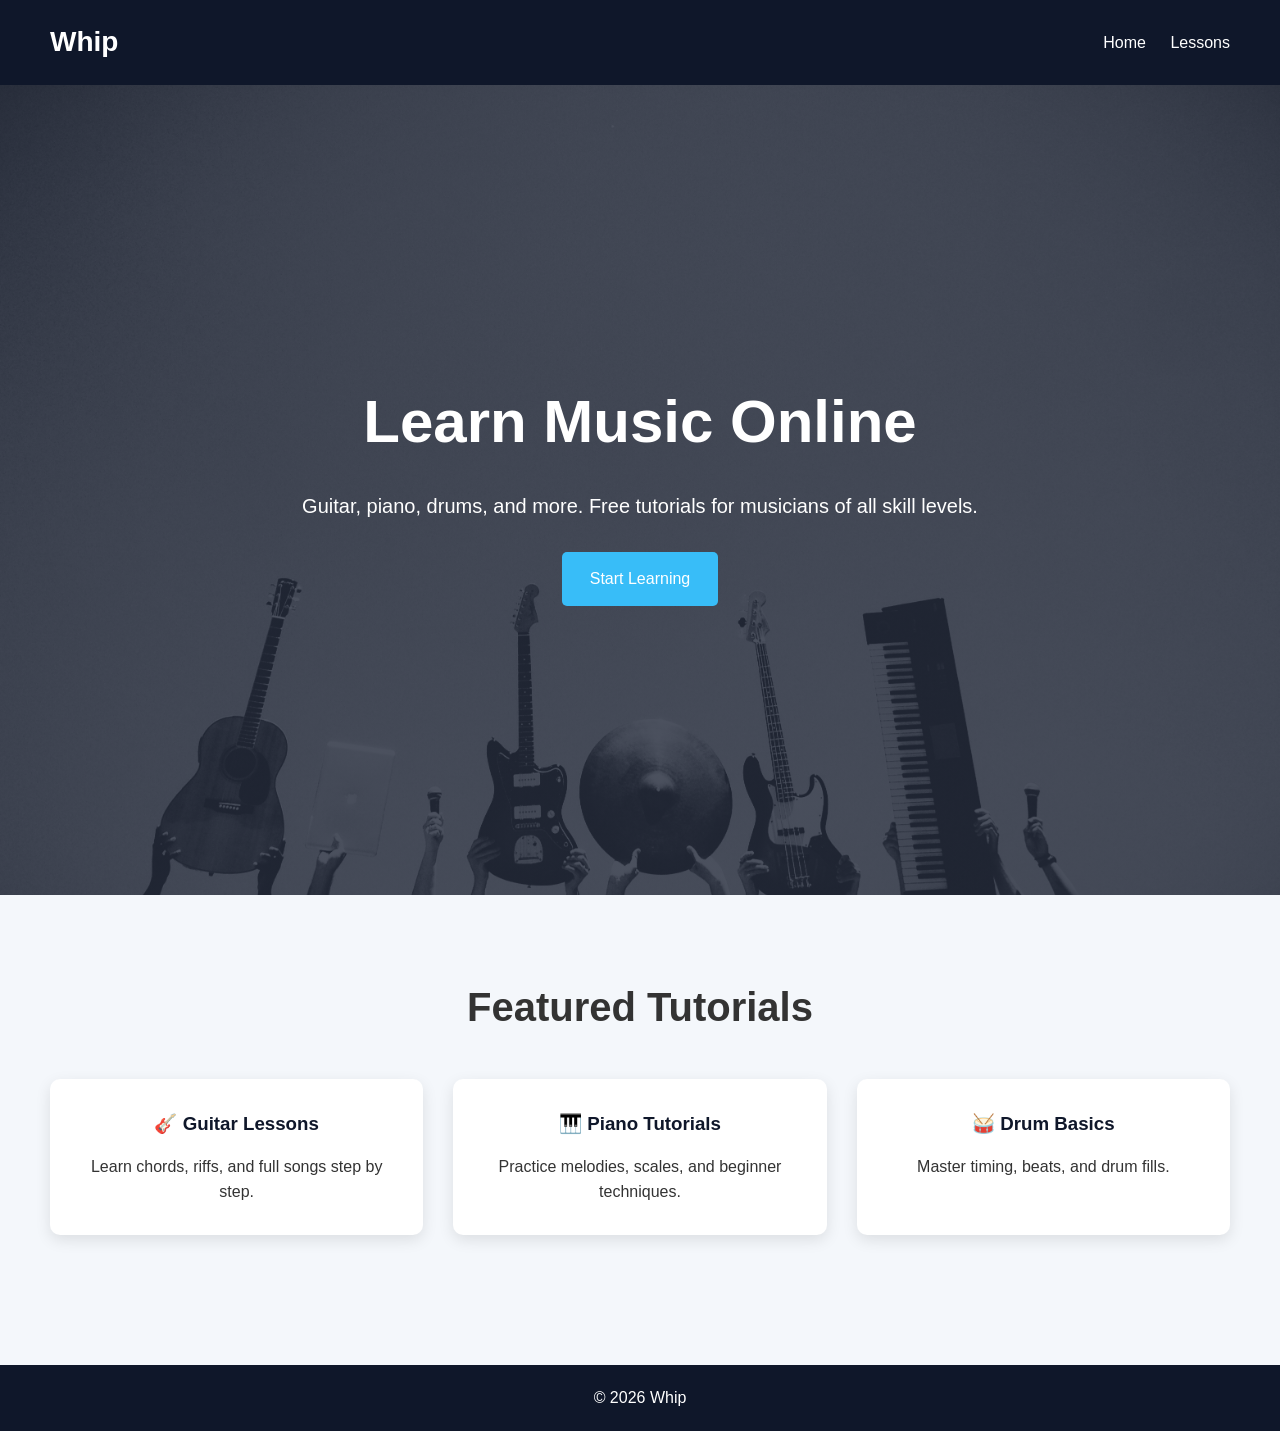
<file: index.html>
<!DOCTYPE html>
<html lang="en">
<html>
  
<link rel="stylesheet" href="style.css">

  
<body>

  <header>
  <div class="logo">Whip</div>

  <nav>
      <a href="index.html">Home</a>
      <a href="lessons.html">Lessons</a>
    </nav>
  </header>

  <section class="hero">
    <div class="hero-content">

      <h1>Learn Music Online</h1>

      <p>
        Guitar, piano, drums, and more.
        Free tutorials for musicians of all skill levels.
      </p>

      <a href="lessons.html" class="btn">Start Learning</a>

    </div>
  </section>

  <section class="features">

    <h2>Featured Tutorials</h2>

    <div class="feature-grid">

      <div class="feature-card">
        <h3>🎸 Guitar Lessons</h3>
        <p>Learn chords, riffs, and full songs step by step.</p>
      </div>

      <div class="feature-card">
        <h3>🎹 Piano Tutorials</h3>
        <p>Practice melodies, scales, and beginner techniques.</p>
      </div>

      <div class="feature-card">
        <h3>🥁 Drum Basics</h3>
        <p>Master timing, beats, and drum fills.</p>
      </div>

    </div>
  </section>

  <footer>
    <p>&copy; 2026 Whip</p>
  </footer>

</body>
</html>
</file>
<file: style.css>
* {
      margin: 0;
      padding: 0;
      box-sizing: border-box;
      font-family: Arial, sans-serif;
    }

    body {
      background: #f4f7fb;
      color: #333;
      line-height: 1.6;
    }

    header {
      background: #0f172a;
      color: white;
      padding: 20px 50px;
      display: flex;
      justify-content: space-between;
      align-items: center;
    }

    .logo {
      font-size: 28px;
      font-weight: bold;
    }

    nav a {
      color: white;
      text-decoration: none;
      margin-left: 20px;
      transition: 0.3s;
    }

    nav a:hover {
      color: #38bdf8;
    }

    .hero {
      height: 90vh;
      background: linear-gradient(rgba(15,23,42,0.7), rgba(15,23,42,0.7)), url("images/bandphoto.jpg") center/cover no-repeat;
      display: flex;
      justify-content: center;
      align-items: center;
      text-align: center;
      color: white;
      padding: 20px;
    }

    .hero-content h1 {
      font-size: 60px;
      margin-bottom: 20px;
    }

    .hero-content p {
      font-size: 20px;
      margin-bottom: 30px;
    }

    .btn {
      display: inline-block;
      padding: 14px 28px;
      background: #38bdf8;
      color: white;
      text-decoration: none;
      border-radius: 5px;
      transition: 0.3s;
    }

    .btn:hover {
      background: #0284c7;
    }

    .features {
      padding: 80px 50px;
      text-align: center;
    }

    .features h2 {
      font-size: 40px;
      margin-bottom: 40px;
    }

    .feature-grid {
      display: grid;
      grid-template-columns: repeat(auto-fit, minmax(250px, 1fr));
      gap: 30px;
    }

    .feature-card {
      background: white;
      padding: 30px;
      border-radius: 10px;
      box-shadow: 0 5px 15px rgba(0,0,0,0.1);
      transition: 0.3s;
    }

    .feature-card:hover {
      transform: translateY(-10px);
    }

    .feature-card h3 {
      margin-bottom: 15px;
      color: #0f172a;
    }

    footer {
      background: #0f172a;
      color: white;
      text-align: center;
      padding: 20px;
      margin-top: 50px;
    }
</file>
